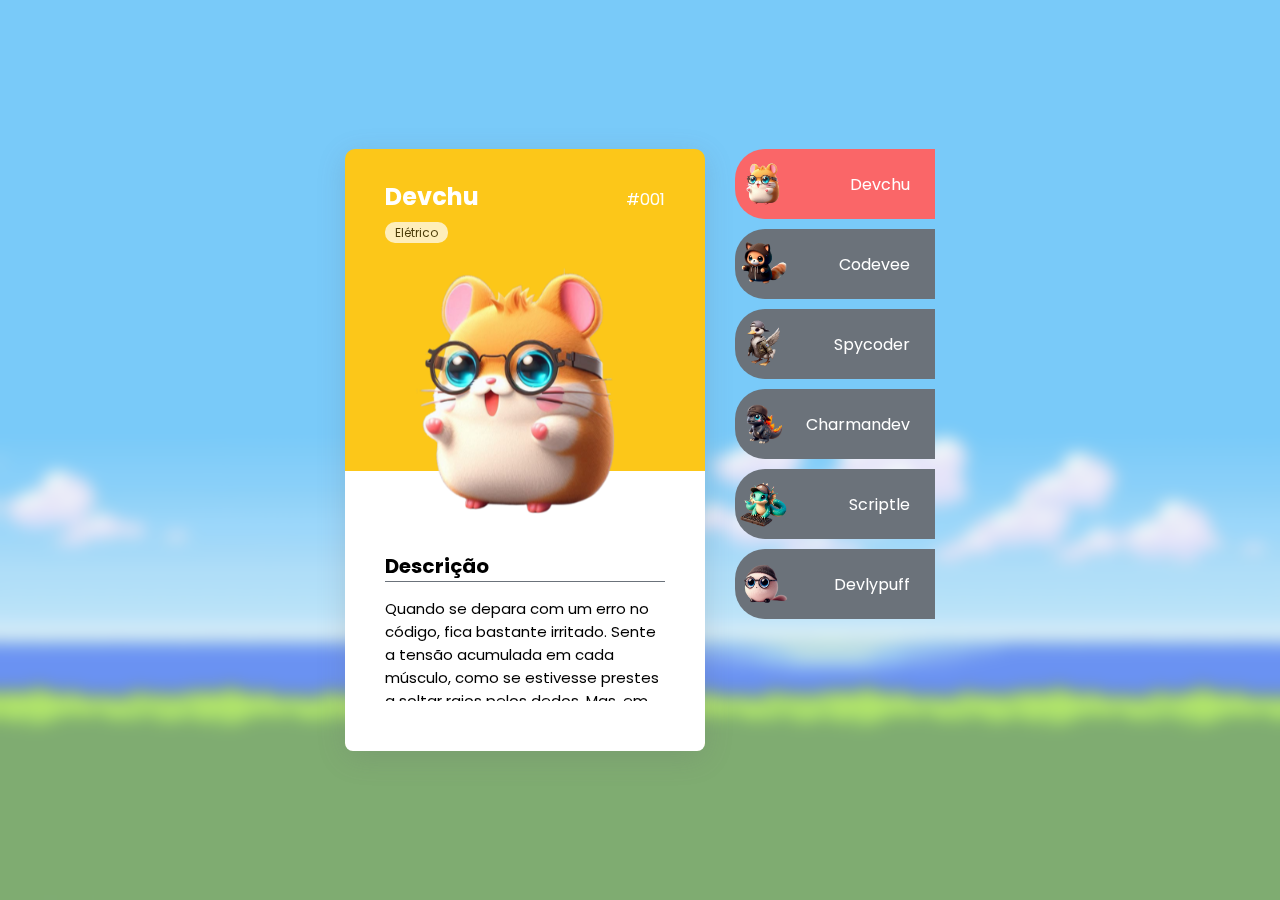
<file: index.html>
<!DOCTYPE html>
<html lang="pt-BR">

<head>
    <meta charset="UTF-8">
    <meta name="viewport" content="width=device-width, initial-scale=1.0">
    <title>Pokedevs - Semana do Zero ao Programador Contradado</title>

    <link rel="stylesheet" href="./src/css/reset.css">
    <link rel="stylesheet" href="./src/css/estilos.css">
    <link rel="stylesheet" href="./src/css/responsivo.css">

    <link rel="preconnect" href="https://fonts.googleapis.com">
    <link rel="preconnect" href="https://fonts.gstatic.com" crossorigin>
    <link
        href="https://fonts.googleapis.com/css2?family=Poppins:ital,wght@0,100;0,200;0,300;0,400;0,500;0,600;0,700;0,800;0,900;1,100;1,200;1,300;1,400;1,500;1,600;1,700;1,800;1,900&display=swap"
        rel="stylesheet">
</head>

<body>
    <main>
        <div class="pokedevs">
            <div class="cartoes-pokedev">
                <div class="cartao-pokedev tipo-eletrico aberto" id="cartao-devchu">
                    <div class="cartao-topo">
                        <div class="detalhes">
                            <h2 class="nome">Devchu</h2>
                            <span>#001</span>
                        </div>

                        <span class="tipo">Elétrico</span>

                        <div class="cartao-imagem">
                            <img src="./src/imagens/devchu.png" alt="Devchu" />
                        </div>
                    </div>

                    <div class="cartao-informacoes">
                        <div class="descricao">
                            <h3>Descrição</h3>

                            <p>Quando se depara com um erro no código, fica bastante irritado. Sente a tensão acumulada
                                em cada músculo, como se
                                estivesse prestes a soltar raios pelos dedos. Mas, em vez de se deixar abater, canaliza
                                toda essa energia em busca da
                                solução. Cada linha de código é examinada e ele não descansa até que o erro seja
                                encontrado e corrigido.</p>
                        </div>
                    </div>
                </div>

                <div class="cartao-pokedev tipo-fogo" id="cartao-codevee">
                    <div class="cartao-topo">
                        <div class="detalhes">
                            <h2 class="nome">Codevee</h2>
                            <span>#003</span>
                        </div>

                        <span class="tipo">Fogo</span>

                        <div class="cartao-imagem">
                            <img src="./src/imagens/codevee.png" alt="Codevee" />
                        </div>
                    </div>

                    <div class="cartao-informacoes">
                        <div class="descricao">
                            <h3>Descrição</h3>
                            <p>Sua capacidade de evoluir continuamente permite que ele se adapte de forma eficaz a
                                qualquer ambiente de
                                desenvolvimento. Isso reflete a flexibilidade e a capacidade de aprendizado contínuo que
                                são essenciais para um
                                desenvolvedor pleno.</p>
                        </div>
                    </div>
                </div>

                <div class="cartao-pokedev tipo-água" id="cartao-psycoder">
                    <div class="cartao-topo">
                        <div class="detalhes">
                            <h2 class="nome">Psycoder</h2>
                            <span>#022</span>
                        </div>

                        <span class="tipo">Água</span>

                        <div class="cartao-imagem">
                            <img src="./src/imagens/psycoder.png" alt="Psycoder" />
                        </div>
                    </div>

                    <div class="cartao-informacoes">
                        <div class="descricao">
                            <h3>Descrição</h3>
                            <p>Um pokedev sênior constantemente atormentado por uma dor de cabeça persistente. Quando a
                                dor se torna intensa demais,consegue acessar habilidades de programação extraordinárias,
                                resolvendo problemas complexos com uma facilidade surpreendente.</p>
                        </div>
                    </div>
                </div>

                <div class="cartao-pokedev tipo-fogo" id="cartao-charmandev">
                    <div class="cartao-topo">
                        <div class="detalhes">
                            <h2 class="nome">Charmandev</h2>
                            <span>#015</span>
                        </div>

                        <span class="tipo">Fogo</span>

                        <div class="cartao-imagem">
                            <img src="./src/imagens/charmandev.png" alt="Charmandev" />
                        </div>
                    </div>

                    <div class="cartao-informacoes">
                        <div class="descricao">
                            <h3>Descrição</h3>

                            <p>Este pokedev nunca deixa a chama do aprendizado se apagar! Está sempre se atualizando,
                                pois sabe que um bom desenvolvedor deve ser resiliente e adaptável às mudanças
                                constantes no mundo da tecnologia. Estar aberto a aprender novas ferramentas e
                                metodologias é crucial.</p>
                        </div>
                    </div>
                </div>

                <div class="cartao-pokedev tipo-agua" id="cartao-scriptle">
                    <div class="cartao-topo">
                        <div class="detalhes">
                            <h2 class="nome">Scriptle</h2>
                            <span>#002</span>
                        </div>

                        <span class="tipo">Água</span>

                        <div class="cartao-imagem">
                            <img src="./src/imagens/scriptle.png" alt="Scriptle" />
                        </div>
                    </div>

                    <div class="cartao-informacoes">
                        <div class="descricao">
                            <h3>Descrição</h3>
                            <p>Mesmo sendo um programador iniciante, este pokedev já domina habilidades fundamentais em
                                Javascript como: Depurar o
                                código, Manipulação do DOM, Trabalhar com APIs, Conhecimento de frameworks e bibliotecas
                                tornando o código mais
                                eficiente.</p>
                        </div>
                    </div>
                </div>

                <div class="cartao-pokedev tipo-fada" id="cartao-devlypuff">
                    <div class="cartao-topo">
                        <div class="detalhes">
                            <h2 class="nome">Devlypuff</h2>
                            <span>#062</span>
                        </div>

                        <span class="tipo">Fada</span>

                        <div class="cartao-imagem">
                            <img src="./src/imagens/devlypuff.png" alt="Devlypuff" />
                        </div>
                    </div>

                    <div class="cartao-informacoes">
                        <div class="descricao">
                            <h3>Descrição</h3>
                            <p>A expressão “trabalhe enquanto eles dormem” poderia ter sido facilmente criada por este
                                pokedev. Afinal, ele tem o dom
                                de codar por horas e horas, madrugada adentro, regado a muito café e energéticos. Sua
                                dedicação é tão intensa que,
                                enquanto a maioria das pessoas está descansando, ele está imerso em linhas de código,
                                resolvendo problemas e criando
                                soluções.</p>
                        </div>
                    </div>
                </div>
            </div>
            <nav class="listagem">
                <ul>
                    <li class="pokedev ativo" id="devchu">
                        <img src="./src/imagens/devchu.png" alt="Devchu">
                        <span>Devchu</span>
                    </li>
                    <li class="pokedev" id="codevee">
                        <img src="./src/imagens/codevee.png" alt="Codevee">
                        <span>Codevee</span>
                    </li>
                    <li class="pokedev" id="psycoder">
                        <img src="./src/imagens/psycoder.png" alt="Psycoder">
                        <span>Spycoder</span>
                    </li>
                    <li class="pokedev" id="charmandev">
                        <img src="./src/imagens/charmandev.png" alt="Charmandev">
                        <span>Charmandev</span>
                    </li>
                    <li class="pokedev" id="scriptle">
                        <img src="./src/imagens/scriptle.png" alt="Scriptle">
                        <span>Scriptle</span>
                    </li>
                    <li class="pokedev" id="devlypuff">
                        <img src="./src/imagens/devlypuff.png" alt="Devlypuff">
                        <span>Devlypuff</span>
                    </li>
                </ul>
            </nav> 
        </div>
    </main>
    <script src="./src/js/index.js"></script>
  </body>
</html>
</file>
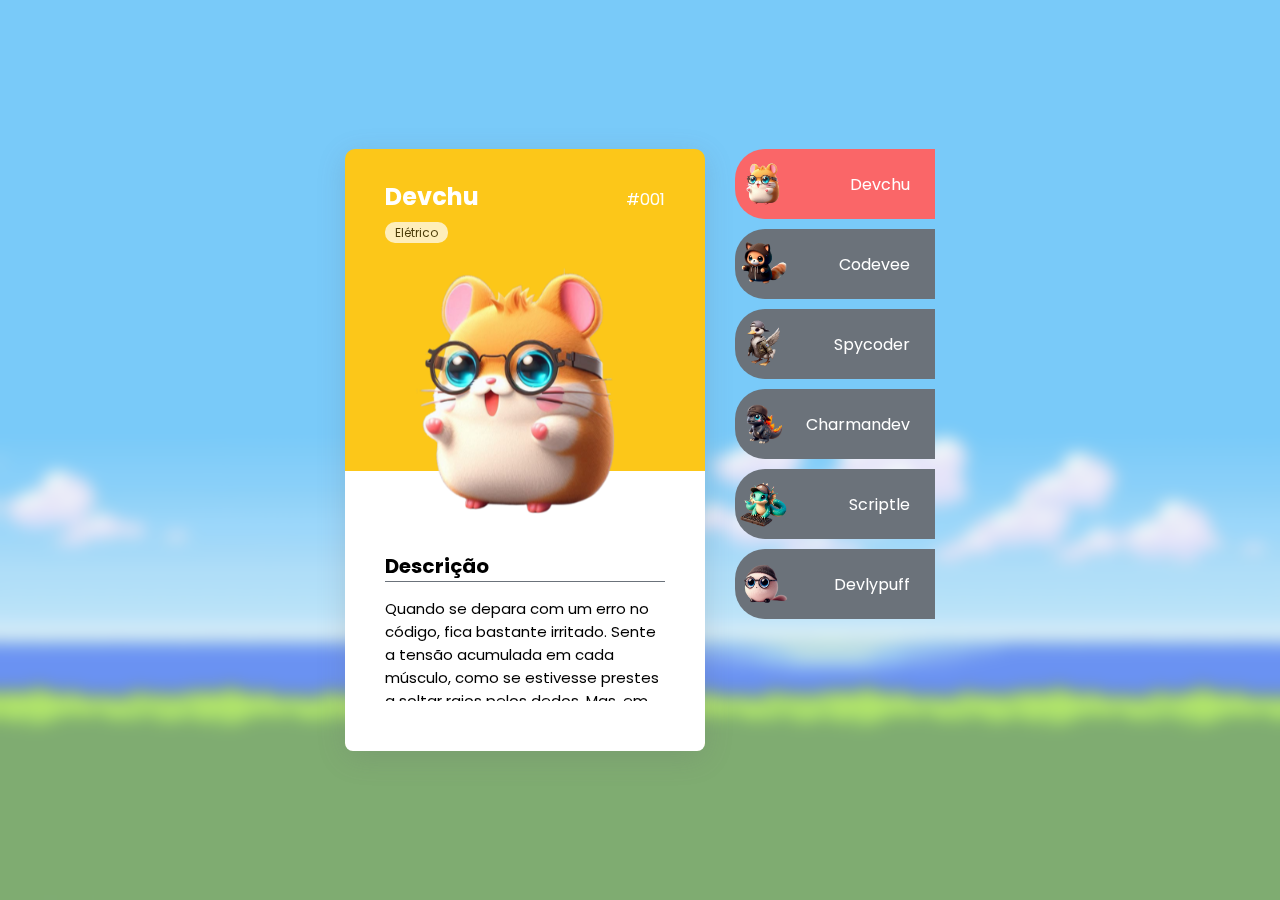
<file: index.html.html>
<!DOCTYPE html>
<html lang="pt-BR">

<head>
    <meta charset="UTF-8">
    <meta name="viewport" content="width=device-width, initial-scale=1.0">
    <title>Pokedevs - Semana do Zero ao Programador Contradado</title>

    <link rel="stylesheet" href="./src/css/reset.css">
    <link rel="stylesheet" href="./src/css/estilos.css">
    <link rel="stylesheet" href="./src/css/responsivo.css">

    <link rel="preconnect" href="https://fonts.googleapis.com">
    <link rel="preconnect" href="https://fonts.gstatic.com" crossorigin>
    <link
        href="https://fonts.googleapis.com/css2?family=Poppins:ital,wght@0,100;0,200;0,300;0,400;0,500;0,600;0,700;0,800;0,900;1,100;1,200;1,300;1,400;1,500;1,600;1,700;1,800;1,900&display=swap"
        rel="stylesheet">
</head>

<body>
    <main>
        <div class="pokedevs">
            <div class="cartoes-pokedev">
                <div class="cartao-pokedev tipo-eletrico aberto" id="cartao-devchu">
                    <div class="cartao-topo">
                        <div class="detalhes">
                            <h2 class="nome">Devchu</h2>
                            <span>#001</span>
                        </div>

                        <span class="tipo">Elétrico</span>

                        <div class="cartao-imagem">
                            <img src="./src/imagens/devchu.png" alt="Devchu" />
                        </div>
                    </div>

                    <div class="cartao-informacoes">
                        <div class="descricao">
                            <h3>Descrição</h3>

                            <p>Quando se depara com um erro no código, fica bastante irritado. Sente a tensão acumulada
                                em cada músculo, como se
                                estivesse prestes a soltar raios pelos dedos. Mas, em vez de se deixar abater, canaliza
                                toda essa energia em busca da
                                solução. Cada linha de código é examinada e ele não descansa até que o erro seja
                                encontrado e corrigido.</p>
                        </div>
                    </div>
                </div>

                <div class="cartao-pokedev tipo-fogo" id="cartao-codevee">
                    <div class="cartao-topo">
                        <div class="detalhes">
                            <h2 class="nome">Codevee</h2>
                            <span>#003</span>
                        </div>

                        <span class="tipo">Fogo</span>

                        <div class="cartao-imagem">
                            <img src="./src/imagens/codevee.png" alt="Codevee" />
                        </div>
                    </div>

                    <div class="cartao-informacoes">
                        <div class="descricao">
                            <h3>Descrição</h3>
                            <p>Sua capacidade de evoluir continuamente permite que ele se adapte de forma eficaz a
                                qualquer ambiente de
                                desenvolvimento. Isso reflete a flexibilidade e a capacidade de aprendizado contínuo que
                                são essenciais para um
                                desenvolvedor pleno.</p>
                        </div>
                    </div>
                </div>

                <div class="cartao-pokedev tipo-água" id="cartao-psycoder">
                    <div class="cartao-topo">
                        <div class="detalhes">
                            <h2 class="nome">Psycoder</h2>
                            <span>#022</span>
                        </div>

                        <span class="tipo">Água</span>

                        <div class="cartao-imagem">
                            <img src="./src/imagens/psycoder.png" alt="Psycoder" />
                        </div>
                    </div>

                    <div class="cartao-informacoes">
                        <div class="descricao">
                            <h3>Descrição</h3>
                            <p>Um pokedev sênior constantemente atormentado por uma dor de cabeça persistente. Quando a
                                dor se torna intensa demais,consegue acessar habilidades de programação extraordinárias,
                                resolvendo problemas complexos com uma facilidade surpreendente.</p>
                        </div>
                    </div>
                </div>

                <div class="cartao-pokedev tipo-fogo" id="cartao-charmandev">
                    <div class="cartao-topo">
                        <div class="detalhes">
                            <h2 class="nome">Charmandev</h2>
                            <span>#015</span>
                        </div>

                        <span class="tipo">Fogo</span>

                        <div class="cartao-imagem">
                            <img src="./src/imagens/charmandev.png" alt="Charmandev" />
                        </div>
                    </div>

                    <div class="cartao-informacoes">
                        <div class="descricao">
                            <h3>Descrição</h3>

                            <p>Este pokedev nunca deixa a chama do aprendizado se apagar! Está sempre se atualizando,
                                pois sabe que um bom desenvolvedor deve ser resiliente e adaptável às mudanças
                                constantes no mundo da tecnologia. Estar aberto a aprender novas ferramentas e
                                metodologias é crucial.</p>
                        </div>
                    </div>
                </div>

                <div class="cartao-pokedev tipo-agua" id="cartao-scriptle">
                    <div class="cartao-topo">
                        <div class="detalhes">
                            <h2 class="nome">Scriptle</h2>
                            <span>#002</span>
                        </div>

                        <span class="tipo">Água</span>

                        <div class="cartao-imagem">
                            <img src="./src/imagens/scriptle.png" alt="Scriptle" />
                        </div>
                    </div>

                    <div class="cartao-informacoes">
                        <div class="descricao">
                            <h3>Descrição</h3>
                            <p>Mesmo sendo um programador iniciante, este pokedev já domina habilidades fundamentais em
                                Javascript como: Depurar o
                                código, Manipulação do DOM, Trabalhar com APIs, Conhecimento de frameworks e bibliotecas
                                tornando o código mais
                                eficiente.</p>
                        </div>
                    </div>
                </div>

                <div class="cartao-pokedev tipo-fada" id="cartao-devlypuff">
                    <div class="cartao-topo">
                        <div class="detalhes">
                            <h2 class="nome">Devlypuff</h2>
                            <span>#062</span>
                        </div>

                        <span class="tipo">Fada</span>

                        <div class="cartao-imagem">
                            <img src="./src/imagens/devlypuff.png" alt="Devlypuff" />
                        </div>
                    </div>

                    <div class="cartao-informacoes">
                        <div class="descricao">
                            <h3>Descrição</h3>
                            <p>A expressão “trabalhe enquanto eles dormem” poderia ter sido facilmente criada por este
                                pokedev. Afinal, ele tem o dom
                                de codar por horas e horas, madrugada adentro, regado a muito café e energéticos. Sua
                                dedicação é tão intensa que,
                                enquanto a maioria das pessoas está descansando, ele está imerso em linhas de código,
                                resolvendo problemas e criando
                                soluções.</p>
                        </div>
                    </div>
                </div>
            </div>
            <nav class="listagem">
                <ul>
                    <li class="pokedev ativo" id="devchu">
                        <img src="./src/imagens/devchu.png" alt="Devchu">
                        <span>Devchu</span>
                    </li>
                    <li class="pokedev" id="codevee">
                        <img src="./src/imagens/codevee.png" alt="Codevee">
                        <span>Codevee</span>
                    </li>
                    <li class="pokedev" id="psycoder">
                        <img src="./src/imagens/psycoder.png" alt="Psycoder">
                        <span>Spycoder</span>
                    </li>
                    <li class="pokedev" id="charmandev">
                        <img src="./src/imagens/charmandev.png" alt="Charmandev">
                        <span>Charmandev</span>
                    </li>
                    <li class="pokedev" id="scriptle">
                        <img src="./src/imagens/scriptle.png" alt="Scriptle">
                        <span>Scriptle</span>
                    </li>
                    <li class="pokedev" id="devlypuff">
                        <img src="./src/imagens/devlypuff.png" alt="Devlypuff">
                        <span>Devlypuff</span>
                    </li>
                </ul>
            </nav> 
        </div>
    </main>
    <script src="./src/js/index.js"></script>
  </body>
</html>
</file>
<file: src/css/estilos.css>
body {
    font-family: "Poppins", sans-serif;
    background-image: url("../imagens/background.png");
    background-size: cover;
    background-position: center;
}

body::before{
    content: "";
    position: fixed;
    top: 0;
    left: 0;
    width: 100%;
    height: 100%;
    z-index: -1;
    backdrop-filter: blur(8px);
}

main {
    display: flex;
    justify-content: center;
    align-items: center;

    min-height: 100vh;
}

.pokedevs {
    display: flex;
    gap: 30px;
    padding: 30px 0;
}

.cartao-pokedev {
    display: none;    
    max-width: 360px;
    border-radius: 10px;

    box-shadow:rgba(100, 100, 111, 0.2) 0px 7px 29px 0px;
}

.cartao-pokedev.aberto {
    display: block;
}

.cartao-pokedev img {
    width: 100%;
    height: 100%;
    margin-top: 10px;  

    }

.cartao-pokedev .cartao-topo {
    padding: 30px 40px 0;
    }

.cartao-pokedev .nome {
    margin-bottom: 5px;

    }

    .cartao-pokedev .tipo {
        background-color: #ffffff;
        font-size:  12px;
        opacity: 0.7;
        border-radius: 10px;
        padding: 2px 10px;
    }

    .cartao-pokedev .detalhes {
        color: #ffffff;
        display: flex;
        justify-content: space-between;
        align-items: center;
    }

    .cartao-pokedev .cartao-informacoes {
        background-color: #ffffff;
        display: flex;
        justify-content: space-between;
        padding: 80px 30px 50px;
        margin-top: -70px;
        border-bottom-left-radius: 8px;
        border-bottom-right-radius: 8px;
    }

    .cartao-pokedev .cartao-informacoes h3 {
        font-size: 20px;
        margin-bottom: 15px;
        border-bottom: 1px solid #6b727a;
  }

    .cartao-pokedev .cartao-informacoes .descricao {
        padding: 0 10px;
        font-size: 15px;
        max-height: 150px;
        overflow-y: scroll;    
    }

    .tipo-eletrico {
        background-color: #FCC719;
    }
    
    .tipo-fogo {
        background-color: #f15000d2;
    }
    
    .tipo-agua {
        background-color: #015C98;
    }
    
    .tipo-grama {
        background-color: #49D0B0;
    }
    
    .tipo-trevas {
        background-color: #BA68C8;
    }
    
    .tipo-fada {
    background-color: #C29791;
    }

    .listagem {
       max-width: 200px;
    }

    .listagem .pokedev img {
        width: 25%;
        
    }

    .listagem .pokedev  {
        background-color: #6b727a;
        color: #ffffff;

        display: flex;
        align-items: center;
        justify-content: space-between;
        padding: 0 5px;
        margin-bottom: 10px;
        cursor: pointer;
        border-top-left-radius: 30px;
        border-bottom-left-radius: 30px;
        min-height: 70px;

        transition: 0.15 ease-in-out;



    }

    .listagem .pokedev:hover {
        transform: scale(1.05);

    }

    .listagem .pokedev span {
        padding-right: 20px;

    }

    .listagem .pokedev.ativo {
        background-color: #fa6668;
    }
</file>
<file: src/css/responsivo.css>
@media(max-width: 750px){
   .pokedevs{
    flex-direction: column;
    align-items: center;
    padding: 30px 0;
   }

   .cartao-pokedev{
     max-width: 300px;
   }

   .cartao-pokedev .cartao-informacoes{
     padding: 60px 30px 30px;
     margin-top: -50px;

   }
   .cartao-pokedev .cartao-informacoes h3 {
     font-size: 16px;
   }

   .listagem {
    max-width: 360px;
   }

   .listagem .pokedev{
    width: 45%;
    border-top-left-radius: 0;
    border-bottom-left-radius: 0;
    margin-bottom: 0;
    border-radius: 8px;
   }

   .listagem ul{
    display: flex;
    justify-content: center;
    flex-wrap: wrap;
    gap: 8px;
    
   }
}
</file>
